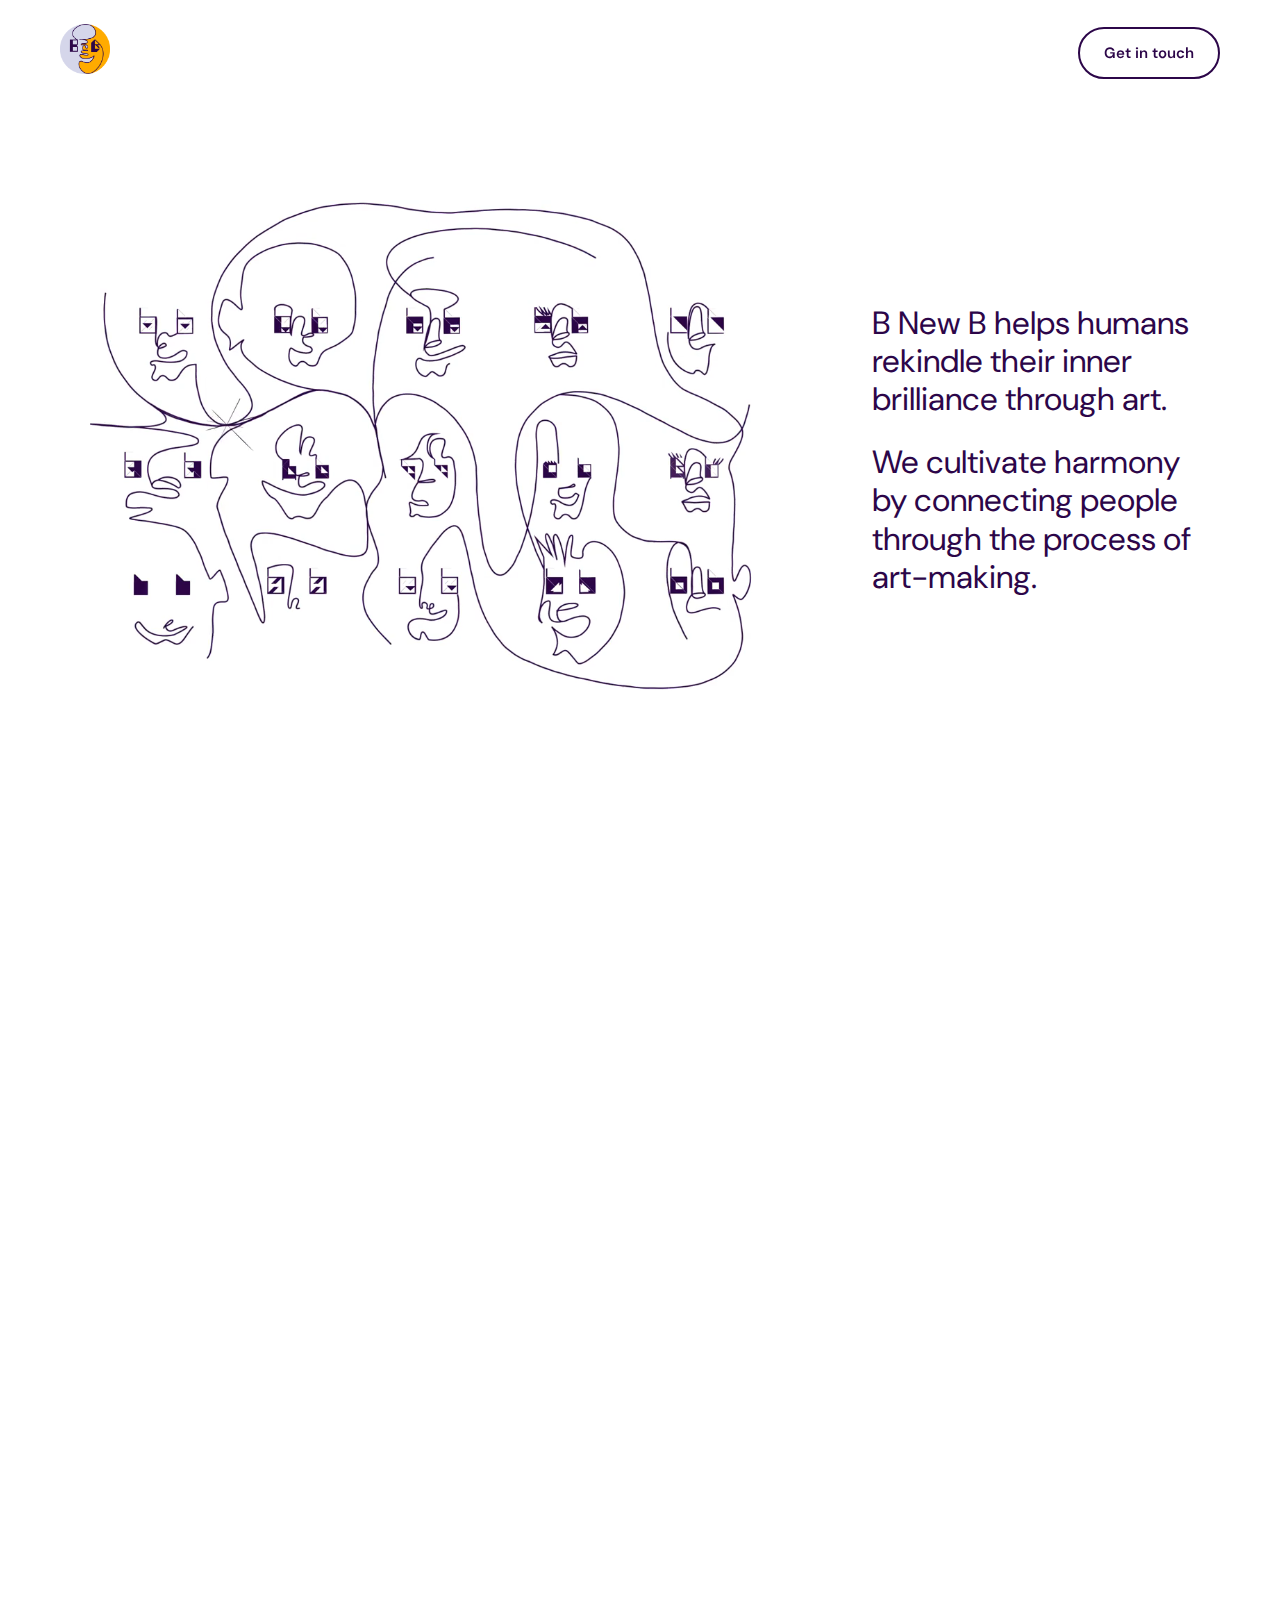
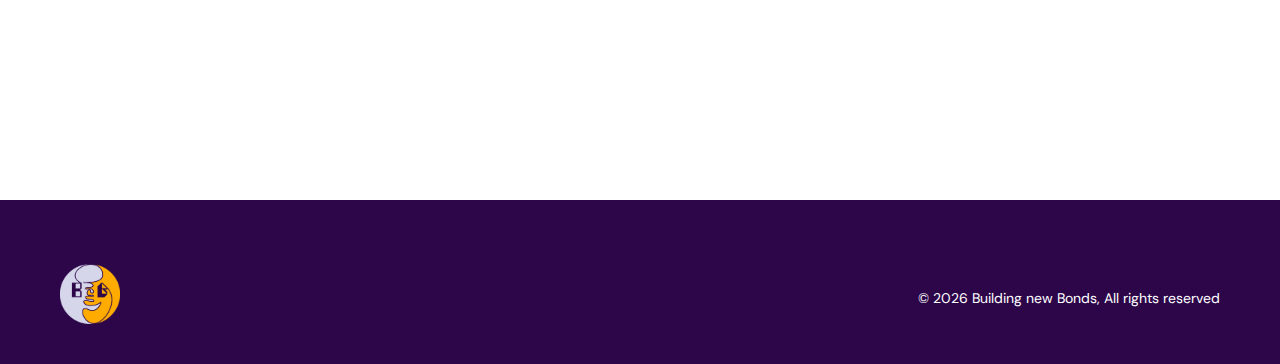
<file: index.html>
<!DOCTYPE html>
<html lang="en">
<head>
    <meta charset="UTF-8">
    <meta name="viewport" content="width=device-width, initial-scale=1.0">
    <title>Building New Bonds - B New B</title>
    <link rel="icon" type="image/x-icon" href="fav.ico">
    <link rel="stylesheet" href="styles.css">
    <link rel="preconnect" href="https://fonts.googleapis.com">
    <link rel="preconnect" href="https://fonts.gstatic.com" crossorigin>
    <link href="https://fonts.googleapis.com/css2?family=DM+Sans:wght@400;500;700;900&family=Droid+Sans:wght@400;700&family=Droid+Serif:wght@400;700&display=swap" rel="stylesheet">
</head>
<body>
    <!-- Navigation -->
    <nav class="navbar">
        <div class="container nav-container">
            <a href="#" class="logo">
                <img src="logo.png" alt="B New B Logo">
            </a>
            <a href="#contact" class="btn-pill">Get in touch</a>
        </div>
    </nav>

    <!-- Hero Section -->
    <section class="hero">
        <div class="hero-content">
            <div class="hero-video">
                <video autoplay loop muted playsinline>
                    <source src="hero-video.mp4" type="video/mp4">
                </video>
            </div>
            <div class="hero-text">
                <p>B New B helps humans rekindle their inner brilliance through art.</p>
                <p>We cultivate harmony by connecting people through the process of art-making.</p>
            </div>
        </div>
    </section>

    <!-- Intake Form Section -->
    <section id="contact" class="intake-form-section">
        <div class="container">
            <h2>Get in Touch</h2>
            <p class="form-intro">We are available for 1:1 workshops and custom-designed courses</p>

            <!-- Netlify Form -->
            <div class="form-container">
                <form name="contact" netlify method="POST" data-netlify="true" netlify-honeypot="bot-field" action="/success.html">
                    <!-- Hidden fields for Netlify -->
                    <input type="hidden" name="form-name" value="contact" />
                    <p class="hidden">
                        <label>Don't fill this out if you're human: <input name="bot-field" /></label>
                    </p>

                    <div class="form-group">
                        <label for="name">Name *</label>
                        <input type="text" id="name" name="name" required />
                    </div>

                    <div class="form-group">
                        <label for="email">Email *</label>
                        <input type="email" id="email" name="email" required />
                    </div>

                    <div class="form-group">
                        <label for="message">Tell us about how we can empower your inner artist *</label>
                        <textarea id="message" name="message" rows="5" required></textarea>
                    </div>

                    <button type="submit" class="btn-primary">Send Message</button>
                </form>
            </div>
        </div>
    </section>

    <!-- Footer -->
    <footer class="footer">
        <div class="container">
            <div class="footer-content">
                <div class="footer-logo">
                    <img src="logo.png" alt="B New B Logo">
                </div>
                <div class="footer-copyright">
                    <p>&copy; <span id="current-year"></span> Building new Bonds, All rights reserved</p>
                </div>
            </div>
        </div>
    </footer>

    <script src="script.js"></script>
</body>
</html>
</file>
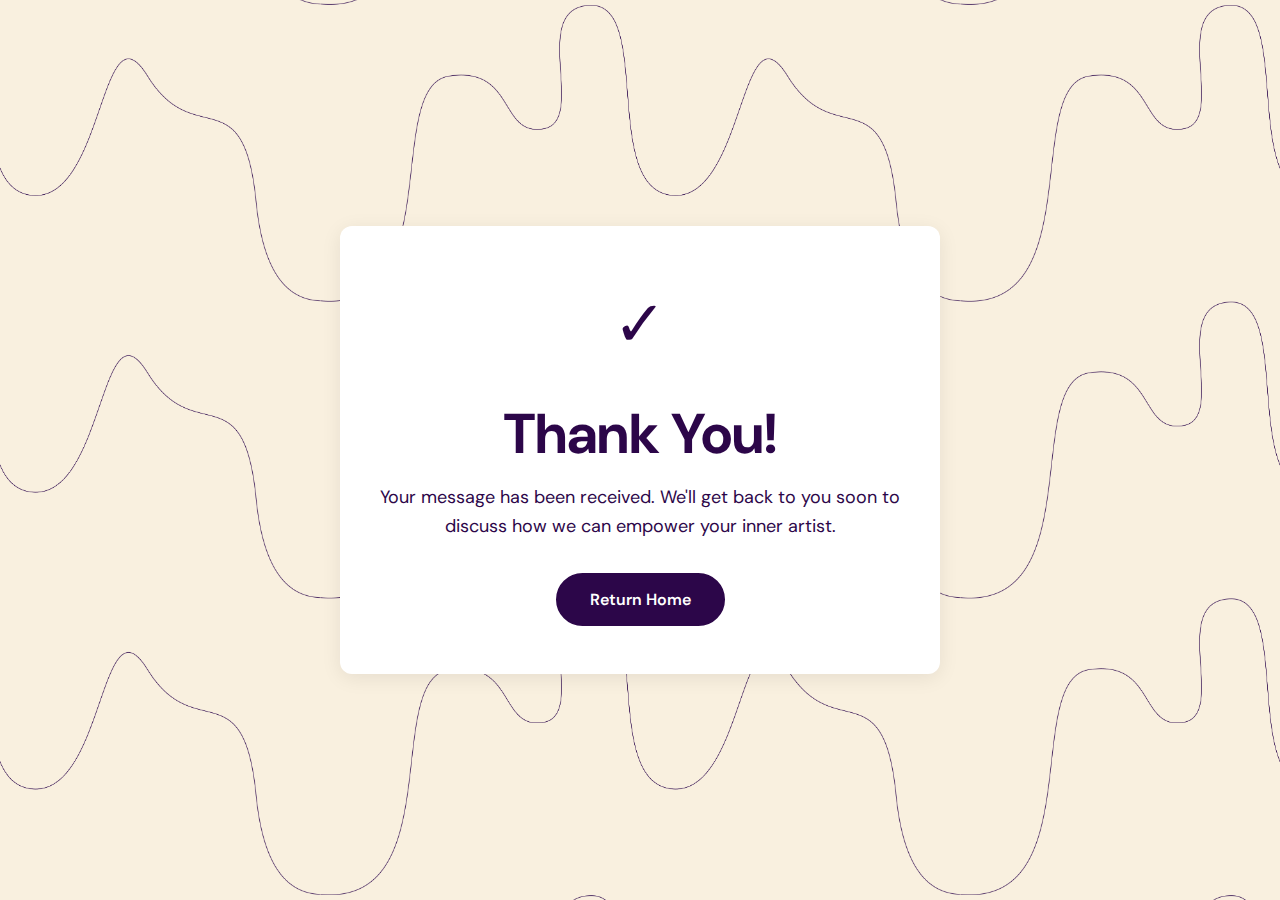
<file: success.html>
<!DOCTYPE html>
<html lang="en">
<head>
    <meta charset="UTF-8">
    <meta name="viewport" content="width=device-width, initial-scale=1.0">
    <title>Thank You - B New B</title>
    <link rel="icon" type="image/x-icon" href="fav.ico">
    <link rel="stylesheet" href="styles.css">
    <link rel="preconnect" href="https://fonts.googleapis.com">
    <link rel="preconnect" href="https://fonts.gstatic.com" crossorigin>
    <link href="https://fonts.googleapis.com/css2?family=DM+Sans:wght@400;500;700;900&family=Droid+Sans:wght@400;700&family=Droid+Serif:wght@400;700&display=swap" rel="stylesheet">
    <style>
        .success-page {
            min-height: 100vh;
            display: flex;
            align-items: center;
            justify-content: center;
            background-color: #f9f0df;
            background-image: url('vector-98.png');
            background-repeat: repeat;
            background-position: center;
            background-size: 50%;
            padding: 2rem;
        }
        .success-content {
            max-width: 600px;
            background: var(--white);
            border-radius: 12px;
            padding: 3rem 2rem;
            box-shadow: 0 4px 20px rgba(0, 0, 0, 0.08);
            text-align: center;
        }
        .success-content h1 {
            color: var(--primary-color);
            margin-bottom: 1rem;
        }
        .success-content p {
            font-size: 1.125rem;
            margin-bottom: 2rem;
            color: var(--text-dark);
        }
        .success-icon {
            font-size: 4rem;
            margin-bottom: 1.5rem;
        }
        .success-content .btn-primary {
            background: var(--text-dark);
            border-color: var(--text-dark);
        }
        .success-content .btn-primary:hover {
            background: transparent;
            color: var(--text-dark);
        }
    </style>
</head>
<body>
    <div class="success-page">
        <div class="success-content">
            <div class="success-icon">✓</div>
            <h1>Thank You!</h1>
            <p>Your message has been received. We'll get back to you soon to discuss how we can empower your inner artist.</p>
            <a href="/" class="btn-primary">Return Home</a>
        </div>
    </div>
</body>
</html>
</file>
<file: styles.css>
/* CSS Reset & Base Styles */
* {
    margin: 0;
    padding: 0;
    box-sizing: border-box;
}

:root {
    --primary-color: #2c0649;
    --secondary-color: #ef8354;
    --accent-color: #4f5d75;
    --light-bg: #fafafa;
    --white: #ffffff;
    --text-dark: #2c0649;
    --text-light: #2c0649;
    --font-sans: 'DM Sans', 'Droid Sans', sans-serif;
    --font-serif: 'Droid Serif', serif;
}

html {
    scroll-behavior: smooth;
}

body {
    font-family: var(--font-sans);
    color: var(--text-dark);
    line-height: 1.6;
    font-size: 16px;
}

.container {
    max-width: 1200px;
    margin: 0 auto;
    padding: 0 20px;
}

/* Typography */
h1, h2, h3 {
    font-family: 'DM Sans', sans-serif;
    font-weight: 700;
    line-height: 1.2;
    margin-bottom: 1rem;
}

h1 {
    font-size: clamp(2rem, 5vw, 3.5rem);
}

h2 {
    font-size: clamp(1.75rem, 4vw, 2.5rem);
}

h3 {
    font-size: clamp(1.25rem, 3vw, 1.75rem);
}

p {
    margin-bottom: 1rem;
    color: var(--text-light);
}

/* Navigation */
.navbar {
    background: transparent;
    padding: 1.5rem 0;
    position: absolute;
    top: 0;
    left: 0;
    right: 0;
    z-index: 1000;
}

.nav-container {
    display: flex;
    align-items: center;
    justify-content: space-between;
}

.logo img {
    height: 50px;
    width: auto;
}

.nav-menu {
    display: flex;
    list-style: none;
    gap: 2rem;
    align-items: center;
}

.nav-menu a {
    text-decoration: none;
    color: var(--text-dark);
    font-weight: 500;
    transition: color 0.3s;
}

.nav-menu a:hover {
    color: var(--secondary-color);
}

.mobile-menu-toggle {
    display: none;
    background: none;
    border: none;
    cursor: pointer;
    flex-direction: column;
    gap: 5px;
}

.mobile-menu-toggle span {
    width: 25px;
    height: 3px;
    background: var(--text-dark);
    border-radius: 2px;
    transition: all 0.3s;
}

/* Buttons */
.btn-primary {
    background: var(--secondary-color);
    color: var(--white);
    padding: 0.75rem 2rem;
    border-radius: 50px;
    text-decoration: none;
    font-weight: 600;
    display: inline-block;
    transition: all 0.3s;
    border: 2px solid var(--secondary-color);
}

.btn-primary:hover {
    background: transparent;
    color: var(--secondary-color);
    transform: translateY(-2px);
}

.btn-large {
    padding: 1rem 3rem;
    font-size: 1.125rem;
}

.btn-pill {
    background: transparent;
    color: var(--primary-color);
    padding: 0.75rem 1.5rem;
    border-radius: 50px;
    text-decoration: none;
    font-weight: 600;
    display: inline-block;
    transition: all 0.3s;
    border: 2px solid var(--primary-color);
    font-size: 0.9375rem;
}

.btn-pill:hover {
    background: var(--primary-color);
    color: var(--white);
    transform: translateY(-2px);
}

/* Hero Section */
.hero {
    background: var(--white);
    padding: 0;
    display: flex;
    justify-content: center;
}

.hero-content {
    display: flex;
    align-items: stretch;
    height: 100vh;
    max-width: 1200px;
    width: 100%;
}

.hero-video {
    flex: 0 0 66.666%;
    position: relative;
    overflow: hidden;
    display: flex;
    align-items: center;
    justify-content: center;
}

.hero-video video {
    width: 100%;
    height: 100%;
    object-fit: contain;
    display: block;
}

.hero-text {
    flex: 0 0 33.333%;
    display: flex;
    flex-direction: column;
    justify-content: center;
    padding: 3rem 2rem;
    background: var(--white);
}

.hero-text p {
    font-size: 2em;
    color: var(--text-dark);
    line-height: 1.2em;
    margin-bottom: 1.5rem;
}

.hero-text p:last-child {
    margin-bottom: 0;
}

/* Intake Form Section */
.intake-form-section {
    min-height: 100vh;
    display: flex;
    align-items: center;
    padding: 6rem 0;
    background-color: #f9f0df;
    background-image: url('vector-98.png');
    background-repeat: repeat;
    background-position: center;
    background-size: 50%;
}

.intake-form-section h2 {
    text-align: center;
    margin-bottom: 1rem;
    color: var(--primary-color);
}

.form-intro {
    text-align: center;
    font-size: 1.125rem;
    color: var(--text-dark);
    margin-bottom: 3rem;
    max-width: 600px;
    margin-left: auto;
    margin-right: auto;
}

.form-container {
    max-width: 800px;
    margin: 0 auto;
    background: var(--white);
    border-radius: 12px;
    padding: 2rem;
    box-shadow: 0 4px 20px rgba(0, 0, 0, 0.08);
}

.form-container iframe {
    border-radius: 8px;
}

.form-container form {
    width: 100%;
}

.form-group {
    margin-bottom: 1.5rem;
}

.form-group label {
    display: block;
    margin-bottom: 0.5rem;
    font-weight: 600;
    color: var(--text-dark);
    font-size: 0.9375rem;
}

.form-group input,
.form-group select,
.form-group textarea {
    width: 100%;
    padding: 0.875rem 1rem;
    border: 2px solid #e5e7eb;
    border-radius: 8px;
    font-family: var(--font-sans);
    font-size: 1rem;
    color: var(--text-dark);
    transition: all 0.3s;
    background: var(--white);
}

.form-group input:focus,
.form-group select:focus,
.form-group textarea:focus {
    outline: none;
    border-color: var(--primary-color);
    box-shadow: 0 0 0 3px rgba(44, 6, 73, 0.1);
}

.form-group textarea {
    resize: vertical;
    min-height: 120px;
}

.form-container button[type="submit"] {
    width: 100%;
    margin-top: 1rem;
    background: var(--text-dark);
    border-color: var(--text-dark);
}

.form-container button[type="submit"]:hover {
    background: transparent;
    color: var(--text-dark);
}

.hidden {
    display: none;
}

/* We Believe Section */
.we-believe {
    padding: 6rem 0;
    background: var(--white);
}

.we-believe h2 {
    text-align: center;
    margin-bottom: 3rem;
    color: var(--primary-color);
}

/* Carousel */
.carousel-container {
    position: relative;
    max-width: 800px;
    margin: 0 auto;
    padding: 0 60px;
}

.carousel {
    overflow: hidden;
    border-radius: 12px;
}

.carousel-track {
    display: flex;
    transition: transform 0.5s ease-in-out;
}

.carousel-item {
    min-width: 100%;
    padding: 0 10px;
}

.belief-content {
    text-align: center;
}

.belief-content img {
    width: 100%;
    height: 400px;
    object-fit: cover;
    border-radius: 12px;
    margin-bottom: 2rem;
}

.belief-text {
    font-size: 1.375rem;
    color: var(--text-dark);
    font-family: 'DM Sans', sans-serif;
    line-height: 1.6;
    padding: 0 2rem;
}

.carousel-btn {
    position: absolute;
    top: 50%;
    transform: translateY(-50%);
    background: var(--white);
    border: none;
    width: 50px;
    height: 50px;
    border-radius: 50%;
    cursor: pointer;
    box-shadow: 0 2px 10px rgba(0, 0, 0, 0.1);
    transition: all 0.3s;
    display: flex;
    align-items: center;
    justify-content: center;
    z-index: 10;
}

.carousel-btn:hover {
    box-shadow: 0 4px 20px rgba(0, 0, 0, 0.15);
    transform: translateY(-50%) scale(1.05);
}

.carousel-btn.prev {
    left: 0;
}

.carousel-btn.prev img {
    transform: rotate(180deg);
}

.carousel-btn.next {
    right: 0;
}

.carousel-btn img {
    width: 20px;
    height: 20px;
}

/* Carousel Dots */
.carousel-dots,
.testimonial-dots {
    display: flex;
    justify-content: center;
    gap: 10px;
    margin-top: 2rem;
}

.dot {
    width: 12px;
    height: 12px;
    border-radius: 50%;
    background: #d1d5db;
    cursor: pointer;
    transition: all 0.3s;
    border: none;
    padding: 0;
}

.dot.active {
    background: var(--secondary-color);
    width: 14px;
    height: 14px;
}

/* Testimonials Section */
.testimonials {
    padding: 6rem 0;
    background: var(--light-bg);
}

.testimonials h2 {
    text-align: center;
    margin-bottom: 3rem;
    color: var(--primary-color);
}

.testimonial-carousel {
    overflow: hidden;
}

.testimonial-track {
    display: flex;
    transition: transform 0.5s ease-in-out;
}

.testimonial-item {
    min-width: 100%;
    padding: 0 10px;
}

.testimonial-item blockquote {
    background: var(--white);
    padding: 3rem 2rem;
    border-radius: 12px;
    text-align: center;
    box-shadow: 0 4px 20px rgba(0, 0, 0, 0.08);
}

.testimonial-item p {
    font-size: 1.25rem;
    font-style: italic;
    color: var(--text-dark);
    margin-bottom: 1.5rem;
    line-height: 1.8;
}

.testimonial-item footer {
    display: flex;
    flex-direction: column;
    align-items: center;
    gap: 0.25rem;
}

.testimonial-item cite {
    font-style: normal;
    font-weight: 700;
    color: var(--primary-color);
    font-size: 1.125rem;
}

.testimonial-item span {
    color: var(--text-light);
    font-size: 0.875rem;
}

/* What We Do Section */
.what-we-do {
    padding: 6rem 0;
    background: var(--white);
    text-align: center;
}

.what-we-do h2 {
    color: var(--primary-color);
    margin-bottom: 1.5rem;
}

.section-intro {
    font-size: 1.25rem;
    max-width: 700px;
    margin: 0 auto;
    color: var(--text-dark);
}

/* Why Sections */
.why-sections {
    padding: 6rem 0;
    background: var(--light-bg);
}

.why-grid {
    display: grid;
    grid-template-columns: repeat(auto-fit, minmax(300px, 1fr));
    gap: 3rem;
}

.why-item {
    background: var(--white);
    padding: 3rem 2rem;
    border-radius: 12px;
    box-shadow: 0 4px 20px rgba(0, 0, 0, 0.08);
    transition: transform 0.3s;
}

.why-item:hover {
    transform: translateY(-5px);
}

.why-item h3 {
    color: var(--primary-color);
    margin-bottom: 1rem;
}

.why-item p {
    color: var(--text-dark);
    font-size: 1.0625rem;
    line-height: 1.7;
}

/* CTA Section */
.cta-section {
    padding: 6rem 0;
    background: linear-gradient(135deg, var(--primary-color) 0%, var(--accent-color) 100%);
    text-align: center;
    color: var(--white);
}

.cta-section h2 {
    color: var(--white);
    margin-bottom: 2rem;
}

.cta-section .btn-primary {
    background: var(--white);
    color: var(--primary-color);
    border-color: var(--white);
}

.cta-section .btn-primary:hover {
    background: transparent;
    color: var(--white);
}

/* Footer */
.footer {
    background: var(--primary-color);
    color: var(--white);
    padding: 4rem 0 2rem;
}

.footer-content {
    display: flex;
    justify-content: space-between;
    align-items: center;
}

.footer-logo img {
    height: 60px;
}

.footer-copyright p {
    color: var(--white);
    font-size: 0.875rem;
    margin: 0;
}

/* Responsive Design */
@media (max-width: 768px) {
    .nav-menu {
        position: fixed;
        left: -100%;
        top: 80px;
        flex-direction: column;
        background-color: var(--white);
        width: 100%;
        text-align: center;
        transition: 0.3s;
        box-shadow: 0 10px 27px rgba(0, 0, 0, 0.05);
        padding: 2rem 0;
        gap: 1rem;
    }

    .nav-menu.active {
        left: 0;
    }

    .mobile-menu-toggle {
        display: flex;
    }

    .navbar .btn-primary {
        display: none;
    }

    .hero-content {
        flex-direction: column;
        min-height: auto;
    }

    .hero-video {
        flex: 1 1 auto;
        min-height: 300px;
    }

    .hero-text {
        flex: 1 1 auto;
        padding: 2rem 1.5rem;
    }

    .hero-text p {
        font-size: 1.5em;
    }

    .carousel-container {
        padding: 0 50px;
    }

    .carousel-btn {
        width: 40px;
        height: 40px;
    }

    .belief-content img {
        height: 300px;
    }

    .belief-text {
        font-size: 1.125rem;
        padding: 0 1rem;
    }

    .testimonial-item blockquote {
        padding: 2rem 1.5rem;
    }

    .testimonial-item p {
        font-size: 1.0625rem;
    }

    .why-grid {
        grid-template-columns: 1fr;
        gap: 2rem;
    }

    .footer-content {
        flex-direction: column;
        gap: 2rem;
    }
}

@media (max-width: 480px) {
    .carousel-container {
        padding: 0 40px;
    }

    .carousel-btn {
        width: 35px;
        height: 35px;
    }

    .carousel-btn img {
        width: 15px;
        height: 15px;
    }

    .belief-content img {
        height: 250px;
    }

    .why-item {
        padding: 2rem 1.5rem;
    }
}
</file>
